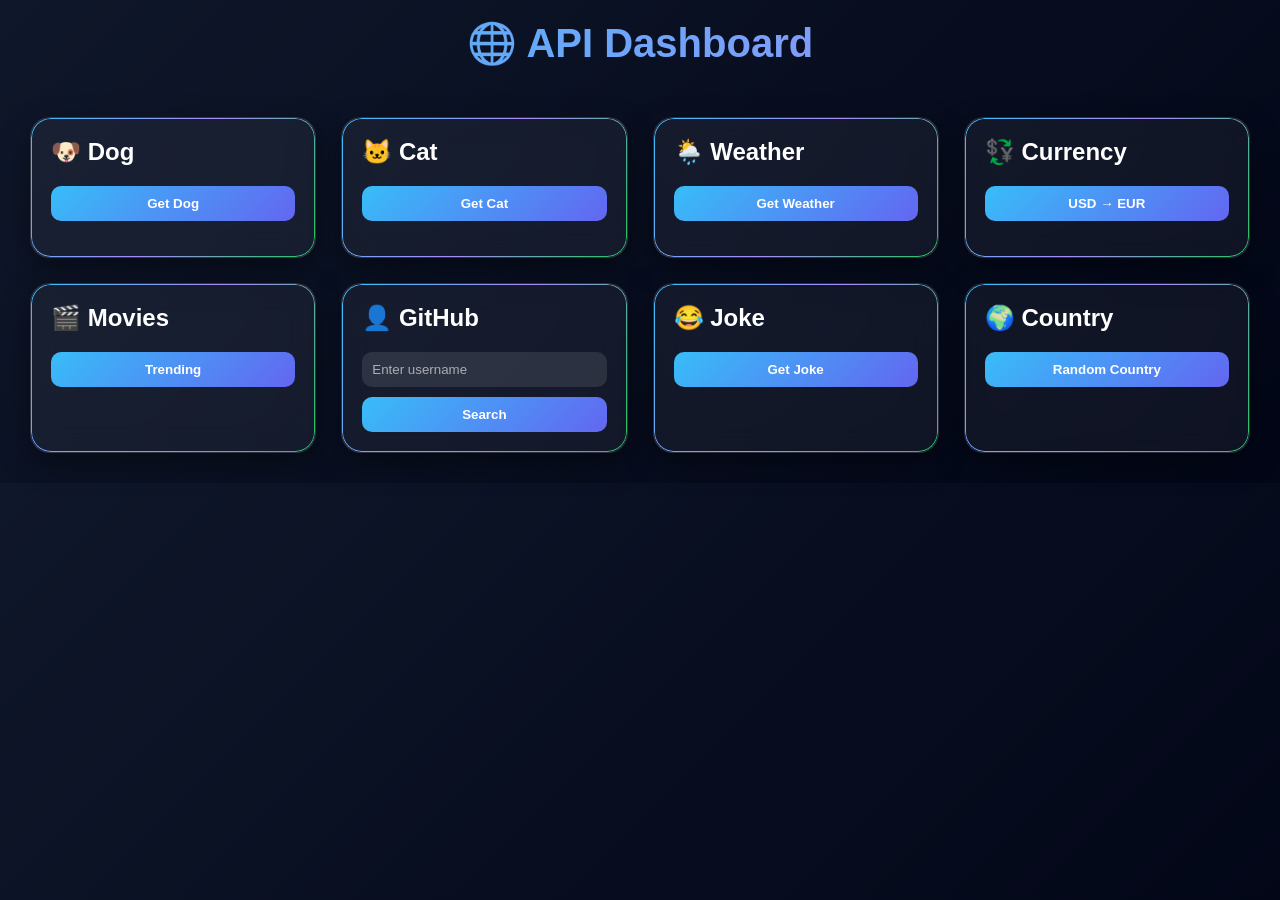
<file: index.html>
<!DOCTYPE html>
<html lang="en">
<head>
  <meta charset="UTF-8">
  <meta name="viewport" content="width=device-width, initial-scale=1.0">
  <title>🌐 API Dashboard</title>
  <link rel="stylesheet" href="styles.css">
</head>
<body>

<h1>🌐 API Dashboard</h1>

<div class="grid">

  <div class="card">
    <h2>🐶 Dog</h2>
    <button onclick="getDog()">Get Dog</button>
    <img id="dogImg">
  </div>

  <div class="card">
    <h2>🐱 Cat</h2>
    <button onclick="getCat()">Get Cat</button>
    <img id="catImg">
  </div>

  <div class="card">
    <h2>🌦️ Weather</h2>
    <button onclick="getWeather()">Get Weather</button>
    <p id="weather"></p>
  </div>

  <div class="card">
    <h2>💱 Currency</h2>
    <button onclick="getCurrency()">USD → EUR</button>
    <p id="currency"></p>
  </div>

  <div class="card">
    <h2>🎬 Movies</h2>
    <button onclick="getMovies()">Trending</button>
    <div id="movies"></div>
  </div>

  <div class="card">
    <h2>👤 GitHub</h2>
    <input id="githubUser" placeholder="Enter username">
    <button onclick="getGitHub()">Search</button>
    <div id="github"></div>
  </div>

  <div class="card">
    <h2>😂 Joke</h2>
    <button onclick="getJoke()">Get Joke</button>
    <p id="joke"></p>
  </div>

  <div class="card">
    <h2>🌍 Country</h2>
    <button onclick="getCountry()">Random Country</button>
    <div id="country"></div>
  </div>

</div>

<script src="script.js"></script>

</body>
</html>
</file>
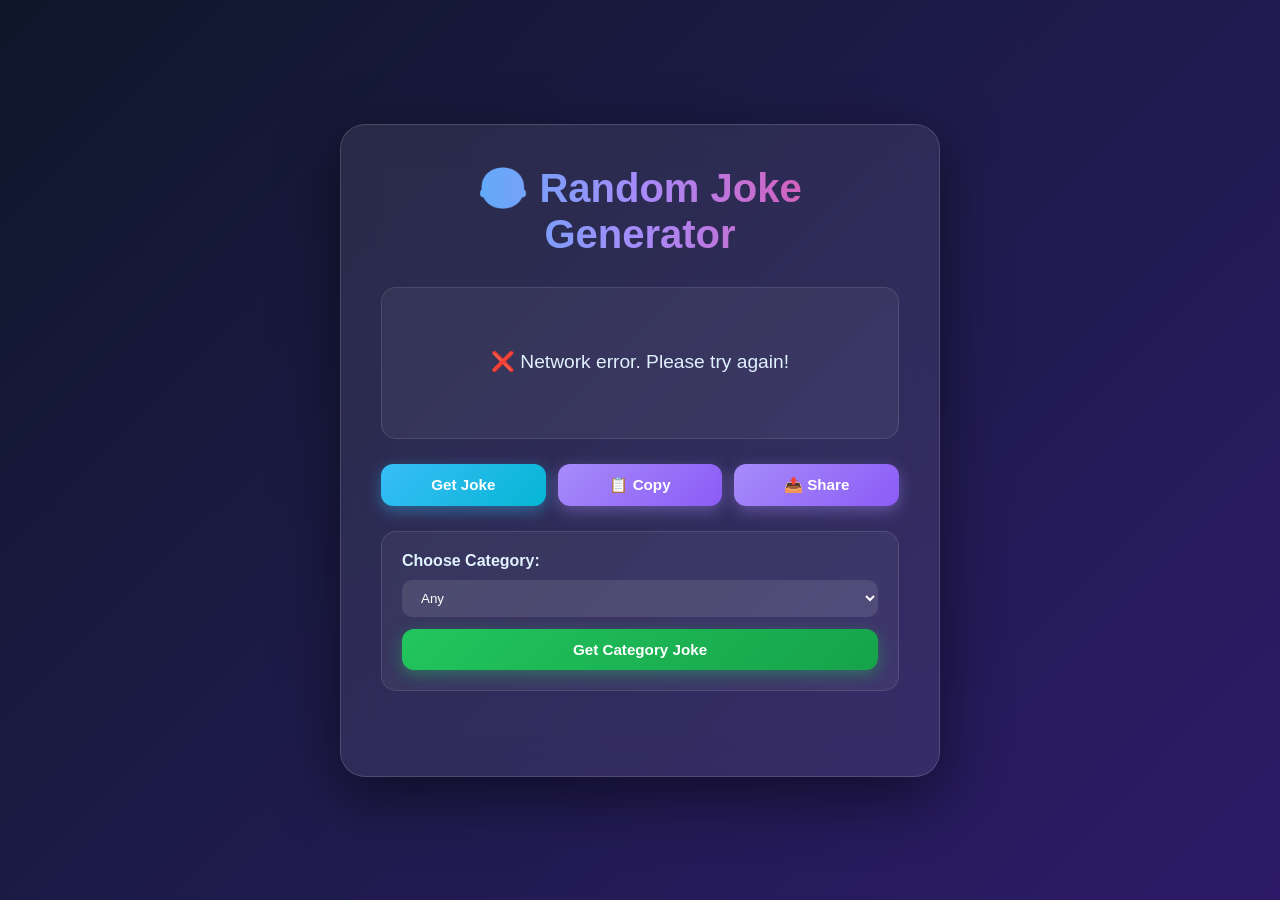
<file: joke-generator.html>
<!DOCTYPE html>
<html lang="en">
<head>
  <meta charset="UTF-8">
  <meta name="viewport" content="width=device-width, initial-scale=1.0">
  <title>😂 Random Joke Generator</title>
  <link rel="stylesheet" href="joke-styles.css">
</head>
<body>

<div class="container">
  <div class="card">
    <h1>😂 Random Joke Generator</h1>
    
    <div class="joke-display">
      <p id="jokeText">Click the button to generate a joke!</p>
    </div>

    <div class="button-group">
      <button onclick="getRandomJoke()" class="btn-primary">Get Joke</button>
      <button onclick="copyToClipboard()" class="btn-secondary">📋 Copy</button>
      <button onclick="shareJoke()" class="btn-secondary">📤 Share</button>
    </div>

    <div class="category-select">
      <label for="category">Choose Category:</label>
      <select id="category">
        <option value="Any">Any</option>
        <option value="General">General</option>
        <option value="Programming">Programming</option>
        <option value="Knock-Knock">Knock-Knock</option>
      </select>
      <button onclick="getJokeByCategory()" class="btn-category">Get Category Joke</button>
    </div>

    <div class="joke-info">
      <p id="jokeInfo"></p>
    </div>
  </div>
</div>

<script src="joke-script.js"></script>

</body>
</html>
</file>
<file: styles.css>
body {
  margin: 0;
  font-family: 'Poppins', sans-serif;
  background: linear-gradient(135deg, #0f172a, #020617);
  color: white;
}

/* Title */
h1 {
  text-align: center;
  padding: 20px;
  font-size: 2.5rem;
  background: linear-gradient(90deg, #38bdf8, #a78bfa);
  -webkit-background-clip: text;
  -webkit-text-fill-color: transparent;
  background-clip: text;
  margin: 0;
}

/* Grid Layout */
.grid {
  display: grid;
  grid-template-columns: repeat(auto-fit, minmax(260px, 1fr));
  gap: 25px;
  padding: 30px;
}

/* Cards */
.card {
  background: rgba(255, 255, 255, 0.05);
  backdrop-filter: blur(15px);
  border-radius: 20px;
  padding: 20px;
  box-shadow: 0 10px 30px rgba(0, 0, 0, 0.4);
  transition: all 0.3s ease;
  border: 1px solid rgba(255, 255, 255, 0.1);
  position: relative;
  overflow: hidden;
  display: flex;
  flex-direction: column;
}

/* Glow border effect */
.card::before {
  content: "";
  position: absolute;
  inset: 0;
  border-radius: 20px;
  padding: 1px;
  background: linear-gradient(120deg, #38bdf8, #a78bfa, #22c55e);
  -webkit-mask:
    linear-gradient(#000 0 0) content-box,
    linear-gradient(#000 0 0);
  -webkit-mask-composite: xor;
  mask-composite: exclude;
  pointer-events: none;
}

/* Hover lift */
.card:hover {
  transform: translateY(-8px) scale(1.02);
  box-shadow: 0 20px 40px rgba(0, 0, 0, 0.6);
}

/* Card header */
h2 {
  margin: 0 0 10px 0;
  font-size: 1.5rem;
  position: relative;
  z-index: 1;
}

/* Buttons */
button {
  margin-top: 10px;
  padding: 10px 15px;
  border: none;
  border-radius: 10px;
  background: linear-gradient(135deg, #38bdf8, #6366f1);
  color: white;
  font-weight: bold;
  cursor: pointer;
  transition: 0.3s;
  position: relative;
  z-index: 1;
}

button:hover {
  transform: scale(1.05);
  box-shadow: 0 0 15px #38bdf8;
}

button:active {
  transform: scale(0.98);
}

/* Inputs */
input {
  padding: 10px;
  border-radius: 10px;
  border: none;
  margin-top: 10px;
  width: 100%;
  box-sizing: border-box;
  background: rgba(255, 255, 255, 0.1);
  color: white;
  position: relative;
  z-index: 1;
  transition: 0.3s;
}

input:focus {
  outline: none;
  background: rgba(255, 255, 255, 0.15);
  box-shadow: 0 0 10px #38bdf8;
}

input::placeholder {
  color: rgba(255, 255, 255, 0.6);
}

/* Images */
img {
  width: 100%;
  border-radius: 12px;
  margin-top: 10px;
  transition: 0.3s;
  position: relative;
  z-index: 1;
}

img:hover {
  transform: scale(1.03);
}

/* Text sections */
p {
  margin: 8px 0;
  font-size: 0.95rem;
  position: relative;
  z-index: 1;
  line-height: 1.5;
}

div[id^="dog"],
div[id^="cat"],
div[id^="weather"],
div[id^="currency"],
div[id^="movies"],
div[id^="github"],
div[id^="joke"],
div[id^="country"] {
  position: relative;
  z-index: 1;
}

/* Scrollbar (extra polish) */
::-webkit-scrollbar {
  width: 8px;
}

::-webkit-scrollbar-track {
  background: rgba(255, 255, 255, 0.05);
}

::-webkit-scrollbar-thumb {
  background: #38bdf8;
  border-radius: 10px;
}

::-webkit-scrollbar-thumb:hover {
  background: #6366f1;
}

/* Responsive */
@media (max-width: 768px) {
  h1 {
    font-size: 1.8rem;
  }

  .grid {
    grid-template-columns: 1fr;
    padding: 15px;
    gap: 15px;
  }

  input {
    width: 100%;
  }
}
</file>
<file: joke-styles.css>
body {
  margin: 0;
  font-family: 'Poppins', sans-serif;
  background: linear-gradient(135deg, #0f172a 0%, #1e1b4b 50%, #2d1b69 100%);
  min-height: 100vh;
  display: flex;
  justify-content: center;
  align-items: center;
  color: white;
}

.container {
  width: 100%;
  max-width: 600px;
  padding: 20px;
}

.card {
  background: rgba(255, 255, 255, 0.08);
  backdrop-filter: blur(20px);
  border-radius: 25px;
  padding: 40px;
  box-shadow: 0 20px 60px rgba(0, 0, 0, 0.5);
  border: 1px solid rgba(255, 255, 255, 0.15);
  animation: slideIn 0.5s ease-out;
}

@keyframes slideIn {
  from {
    opacity: 0;
    transform: translateY(20px);
  }
  to {
    opacity: 1;
    transform: translateY(0);
  }
}

h1 {
  text-align: center;
  margin: 0 0 30px 0;
  font-size: 2.5rem;
  background: linear-gradient(90deg, #38bdf8, #a78bfa, #ec4899);
  -webkit-background-clip: text;
  -webkit-text-fill-color: transparent;
  background-clip: text;
}

.joke-display {
  background: rgba(255, 255, 255, 0.05);
  border-radius: 15px;
  padding: 25px;
  margin-bottom: 25px;
  border: 1px solid rgba(255, 255, 255, 0.1);
  min-height: 100px;
  display: flex;
  align-items: center;
  justify-content: center;
  animation: fadeIn 0.3s ease;
}

@keyframes fadeIn {
  from {
    opacity: 0;
  }
  to {
    opacity: 1;
  }
}

#jokeText {
  margin: 0;
  font-size: 1.2rem;
  line-height: 1.6;
  text-align: center;
  color: #e0f2fe;
}

.button-group {
  display: flex;
  gap: 12px;
  margin-bottom: 25px;
  flex-wrap: wrap;
}

button {
  flex: 1;
  min-width: 120px;
  padding: 12px 20px;
  border: none;
  border-radius: 12px;
  font-weight: bold;
  cursor: pointer;
  transition: all 0.3s ease;
  font-size: 0.95rem;
}

.btn-primary {
  background: linear-gradient(135deg, #38bdf8, #06b6d4);
  color: white;
  box-shadow: 0 5px 15px rgba(56, 189, 248, 0.4);
}

.btn-primary:hover {
  transform: translateY(-2px);
  box-shadow: 0 8px 20px rgba(56, 189, 248, 0.6);
}

.btn-primary:active {
  transform: translateY(0);
}

.btn-secondary {
  background: linear-gradient(135deg, #a78bfa, #8b5cf6);
  color: white;
  box-shadow: 0 5px 15px rgba(167, 139, 250, 0.4);
}

.btn-secondary:hover {
  transform: translateY(-2px);
  box-shadow: 0 8px 20px rgba(167, 139, 250, 0.6);
}

.btn-secondary:active {
  transform: translateY(0);
}

.category-select {
  background: rgba(255, 255, 255, 0.05);
  border-radius: 15px;
  padding: 20px;
  margin-bottom: 25px;
  border: 1px solid rgba(255, 255, 255, 0.1);
}

.category-select label {
  display: block;
  margin-bottom: 10px;
  font-weight: 600;
  color: #e0f2fe;
}

.category-select select {
  width: 100%;
  padding: 10px 15px;
  border-radius: 10px;
  border: none;
  background: rgba(255, 255, 255, 0.1);
  color: white;
  margin-bottom: 12px;
  cursor: pointer;
  font-family: 'Poppins', sans-serif;
  transition: 0.3s;
}

.category-select select:focus {
  outline: none;
  background: rgba(255, 255, 255, 0.15);
  box-shadow: 0 0 10px #38bdf8;
}

.category-select select option {
  background: #1e1b4b;
  color: white;
}

.btn-category {
  width: 100%;
  background: linear-gradient(135deg, #22c55e, #16a34a);
  color: white;
  box-shadow: 0 5px 15px rgba(34, 197, 94, 0.4);
}

.btn-category:hover {
  transform: translateY(-2px);
  box-shadow: 0 8px 20px rgba(34, 197, 94, 0.6);
}

.joke-info {
  text-align: center;
  color: rgba(255, 255, 255, 0.7);
  font-size: 0.9rem;
}

#jokeInfo {
  margin: 0;
  min-height: 20px;
}

/* Responsive Design */
@media (max-width: 600px) {
  .card {
    padding: 25px;
  }

  h1 {
    font-size: 2rem;
    margin-bottom: 20px;
  }

  .button-group {
    gap: 8px;
  }

  button {
    min-width: 100px;
    padding: 10px 15px;
    font-size: 0.85rem;
  }

  .joke-display {
    min-height: 80px;
    padding: 20px;
  }

  #jokeText {
    font-size: 1rem;
  }
}

/* Scrollbar styling */
::-webkit-scrollbar {
  width: 8px;
}

::-webkit-scrollbar-track {
  background: rgba(255, 255, 255, 0.05);
}

::-webkit-scrollbar-thumb {
  background: #38bdf8;
  border-radius: 10px;
}

::-webkit-scrollbar-thumb:hover {
  background: #6366f1;
}
</file>
